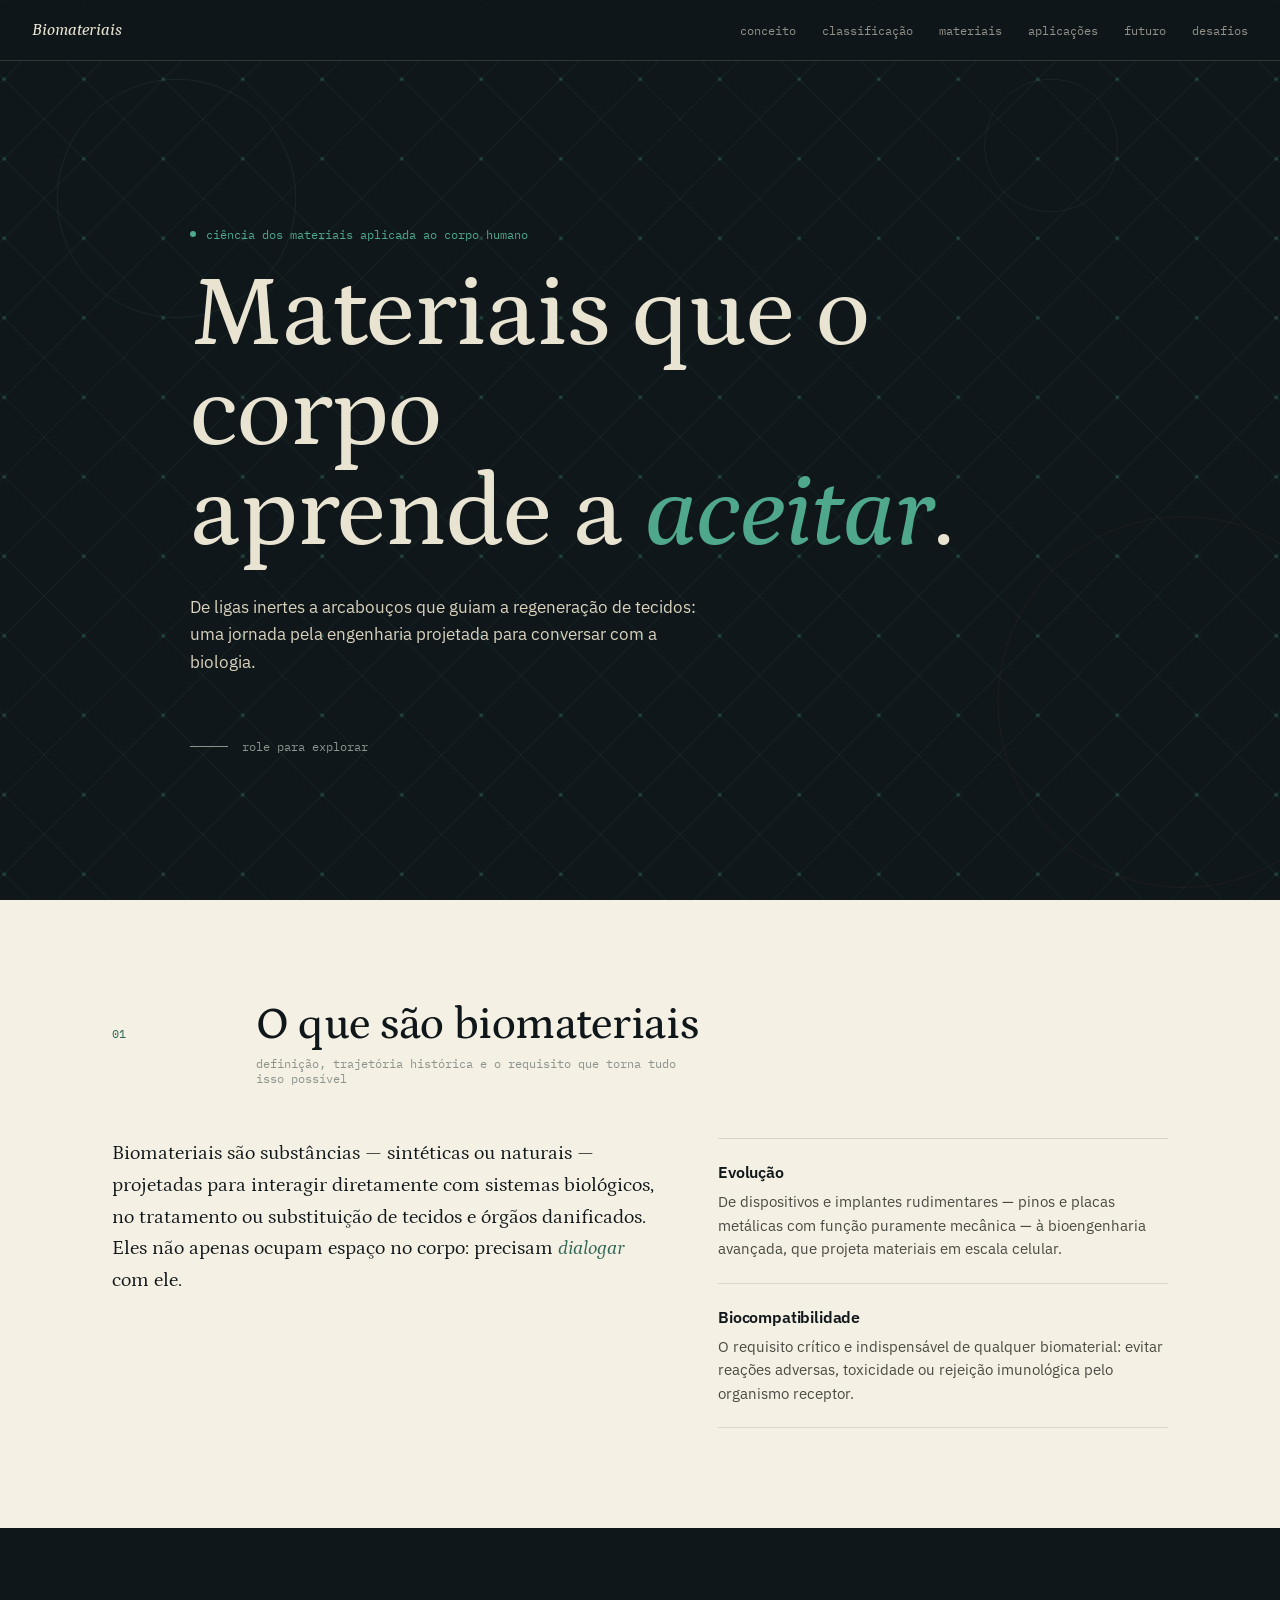
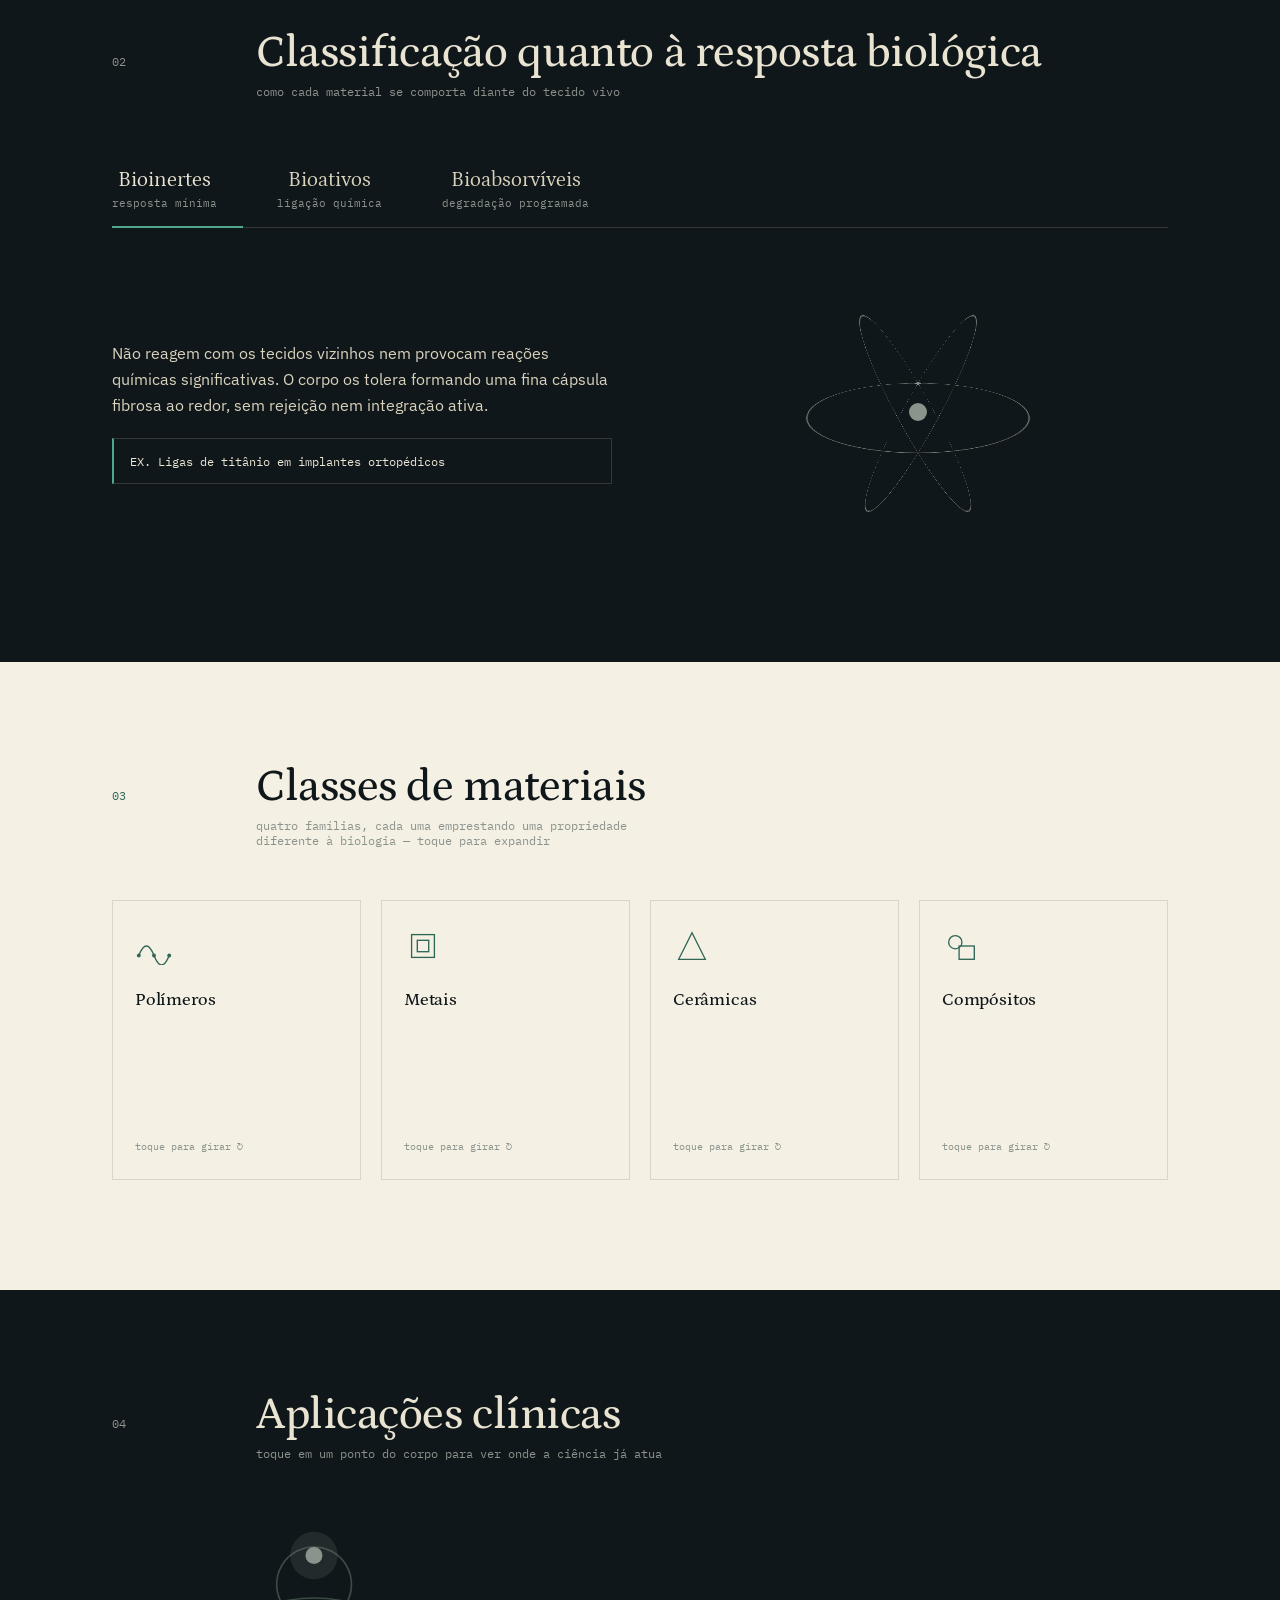
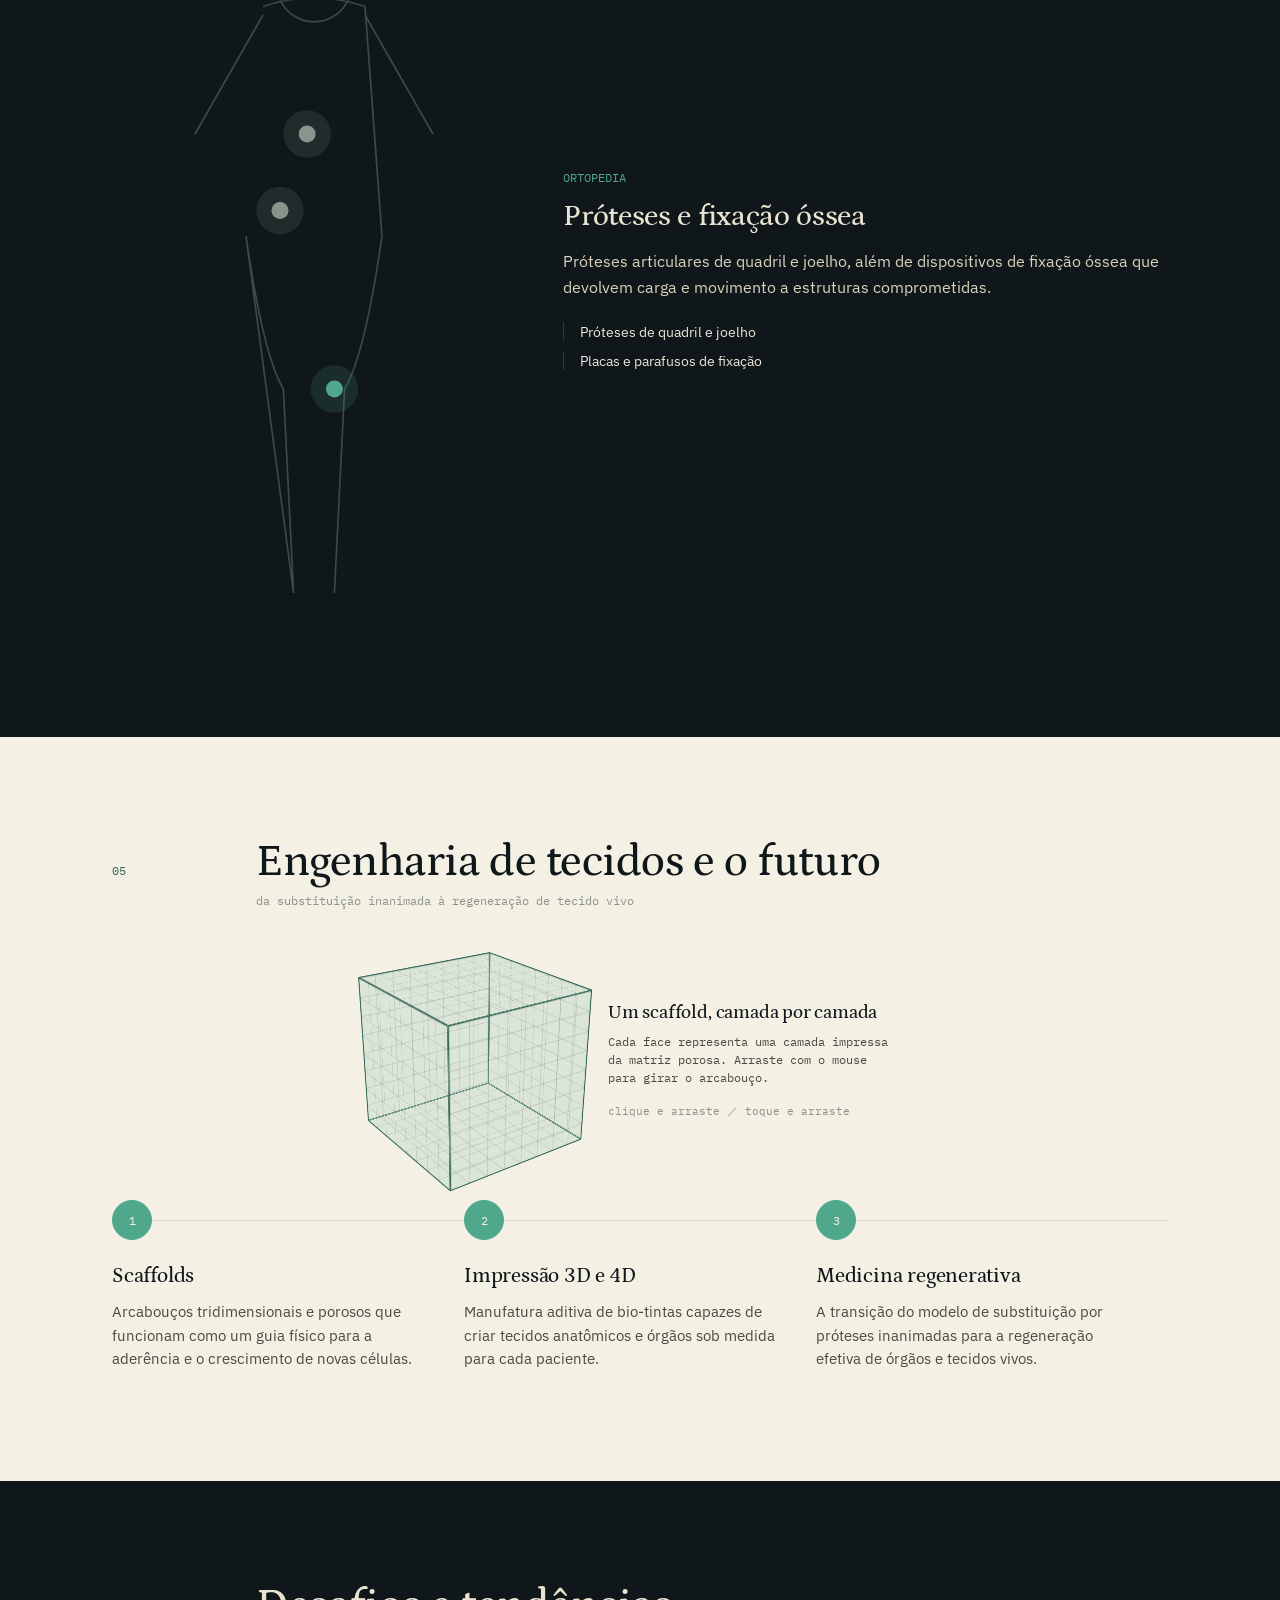
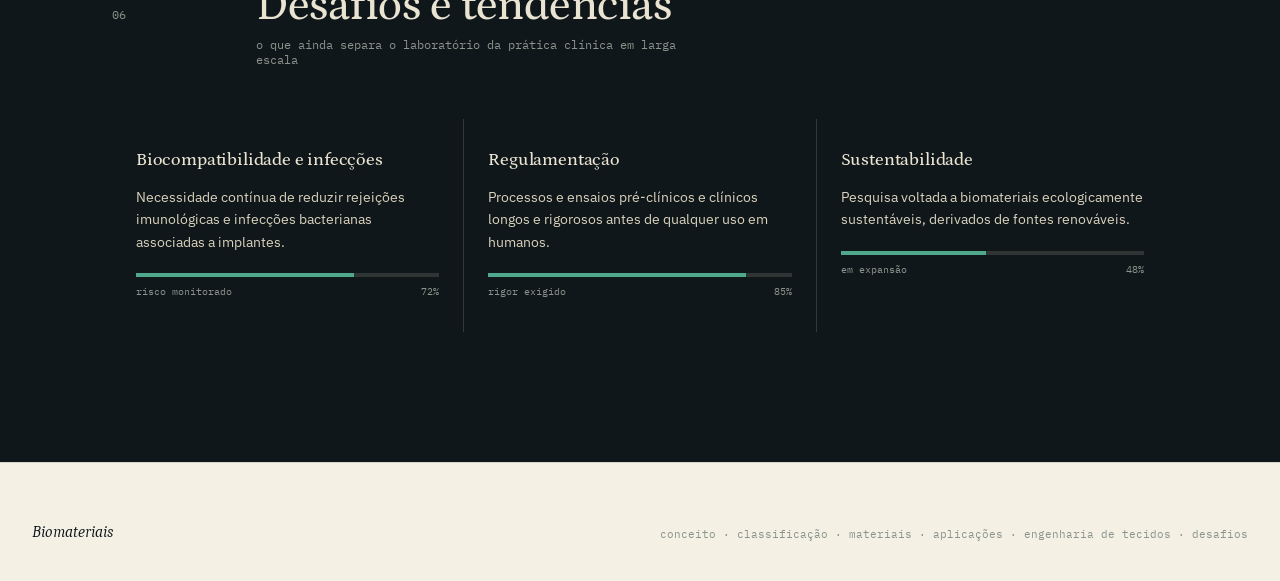
<file: index.html>
<!DOCTYPE html>
<html lang="pt-BR">
<head>
<meta charset="UTF-8">
<meta name="viewport" content="width=device-width, initial-scale=1.0">
<title>Biomateriais — da inércia à regeneração</title>
<link rel="preconnect" href="https://fonts.googleapis.com">
<link rel="preconnect" href="https://fonts.gstatic.com" crossorigin>
<link href="https://fonts.googleapis.com/css2?family=Petrona:ital,wght@0,400;0,500;0,600;1,400&family=IBM+Plex+Sans:wght@400;500;600&family=IBM+Plex+Mono:wght@400;500&display=swap" rel="stylesheet">
<style>
:root{
  --ink:#10171a;
  --ink-soft:#182225;
  --bone:#ece6d6;
  --bone-dim:#d9d2bd;
  --paper:#f4f0e4;
  --tissue:#4fa88c;
  --tissue-dim:#2f6656;
  --vascular:#c15b4a;
  --titanium:#8b938d;
  --line:rgba(236,230,214,0.16);
  --line-dark:rgba(16,23,26,0.12);
  --ink-text:#e9e3d2;
  font-family:'IBM Plex Sans', sans-serif;
}
*{box-sizing:border-box;}
html{scroll-behavior:smooth;}
body{
  margin:0;
  background:var(--paper);
  color:var(--ink);
  -webkit-font-smoothing:antialiased;
  overflow-x:hidden;
}
::selection{background:var(--tissue);color:var(--paper);}
h1,h2,h3{
  font-family:'Petrona', serif;
  font-weight:500;
  margin:0;
  letter-spacing:-0.01em;
}
p{margin:0;line-height:1.6;}
.mono{
  font-family:'IBM Plex Mono', monospace;
  font-size:0.72rem;
  letter-spacing:0.02em;
}
a{color:inherit;}
button{font-family:inherit;cursor:pointer;background:none;border:none;color:inherit;}

/* ===== layout shell ===== */
.wrap{max-width:1120px;margin:0 auto;padding:0 32px;}
section{position:relative;}

/* ===== nav ===== */
nav{
  position:fixed;top:0;left:0;right:0;z-index:100;
  display:flex;align-items:center;justify-content:space-between;
  padding:18px 32px;
  background:rgba(16,23,26,0.86);
  backdrop-filter:blur(10px);
  border-bottom:1px solid var(--line);
  color:var(--ink-text);
  transition:background 0.3s;
}
nav.on-light{
  background:rgba(244,240,228,0.88);
  color:var(--ink);
  border-bottom:1px solid var(--line-dark);
}
.nav-brand{
  font-family:'Petrona', serif;
  font-size:1.05rem;
  font-style:italic;
  font-weight:500;
}
.nav-links{display:flex;gap:26px;list-style:none;margin:0;padding:0;}
.nav-links button{
  font-size:0.78rem;
  font-family:'IBM Plex Mono', monospace;
  opacity:0.6;
  transition:opacity 0.2s;
  padding:4px 0;
  position:relative;
}
.nav-links button:hover,.nav-links button.active{opacity:1;}
.nav-links button.active::after{
  content:'';position:absolute;bottom:-4px;left:0;right:0;height:1px;background:currentColor;
}
.nav-toggle{display:none;}
@media(max-width:820px){
  .nav-links{display:none;}
}

/* ===== hero ===== */
.hero{
  min-height:100vh;
  background:var(--ink);
  color:var(--ink-text);
  display:flex;
  flex-direction:column;
  justify-content:center;
  position:relative;
  overflow:hidden;
  padding-top:80px;
}
.hero-mesh{
  position:absolute;inset:-40px;
  opacity:0.5;
}
.hero-mesh svg{width:calc(100% + 80px);height:calc(100% + 80px);}
#floatCircles circle,#floatCircles2 circle{transition:transform 0.1s linear;}
.hero-content{position:relative;z-index:2;perspective:1000px;}
.hero-content h1,.hero-content .hero-sub{transition:transform 0.15s ease-out;transform-style:preserve-3d;}
.ripple{
  position:fixed;
  width:8px;height:8px;
  border-radius:50%;
  border:1px solid var(--tissue);
  pointer-events:none;
  z-index:9999;
  transform:translate(-50%,-50%) scale(1);
  animation:rippleGrow 0.7s ease-out forwards;
}
@keyframes rippleGrow{
  0%{opacity:0.9;width:8px;height:8px;}
  100%{opacity:0;width:70px;height:70px;}
}
.hero-eyebrow{
  font-family:'IBM Plex Mono', monospace;
  font-size:0.78rem;
  color:var(--tissue);
  margin-bottom:22px;
  display:flex;align-items:center;gap:10px;
}
.hero-eyebrow .dot{width:6px;height:6px;border-radius:50%;background:var(--tissue);animation:pulse 2.4s ease-in-out infinite;}
@keyframes pulse{0%,100%{opacity:1;transform:scale(1);}50%{opacity:0.4;transform:scale(0.7);}}
.hero h1{
  font-size:clamp(3.2rem,8vw,6.4rem);
  line-height:0.98;
  max-width:900px;
}
.hero h1 em{font-style:italic;color:var(--tissue);}
.hero-sub{
  max-width:520px;
  margin-top:28px;
  font-size:1.08rem;
  color:var(--bone-dim);
}
.hero-scroll{
  margin-top:64px;
  display:flex;align-items:center;gap:14px;
  font-family:'IBM Plex Mono', monospace;
  font-size:0.72rem;
  color:var(--titanium);
}
.hero-scroll .line{width:38px;height:1px;background:var(--titanium);}

/* ===== section headers ===== */
.section-head{
  display:grid;
  grid-template-columns:120px 1fr;
  gap:24px;
  padding-top:100px;
  margin-bottom:52px;
  align-items:baseline;
}
.section-num{
  font-family:'IBM Plex Mono', monospace;
  font-size:0.78rem;
  color:var(--tissue-dim);
}
.section-head h2{font-size:clamp(2rem,4vw,2.8rem);}
.section-kicker{
  font-family:'IBM Plex Mono', monospace;
  font-size:0.72rem;
  color:var(--titanium);
  text-transform:none;
  margin-top:6px;
  max-width:60ch;
}
@media(max-width:640px){
  .section-head{grid-template-columns:1fr;gap:8px;}
}

/* ===== CONCEITO section ===== */
.concept-grid{
  display:grid;
  grid-template-columns:1.1fr 0.9fr;
  gap:56px;
  padding-bottom:100px;
  align-items:start;
}
.concept-lede{font-size:1.28rem;line-height:1.55;font-family:'Petrona',serif;}
.concept-cards{display:flex;flex-direction:column;gap:0;}
.concept-card{
  padding:22px 0;
  border-top:1px solid var(--line-dark);
}
.concept-card:last-child{border-bottom:1px solid var(--line-dark);}
.concept-card h3{font-size:1.02rem;font-weight:600;margin-bottom:8px;font-family:'IBM Plex Sans';}
.concept-card p{font-size:0.92rem;color:#4a4a42;}
@media(max-width:820px){.concept-grid{grid-template-columns:1fr;gap:32px;}}

/* ===== CLASSIFICAÇÃO — interactive response selector ===== */
.classify{background:var(--ink);color:var(--ink-text);padding-bottom:110px;}
.classify .section-num,.classify .section-kicker{color:var(--titanium);}
.classify-tabs{
  display:flex;gap:0;
  border-bottom:1px solid var(--line);
  margin-bottom:44px;
  flex-wrap:wrap;
}
.classify-tab{
  padding:16px 26px 16px 0;
  margin-right:34px;
  font-family:'Petrona',serif;
  font-size:1.3rem;
  color:var(--bone-dim);
  border-bottom:2px solid transparent;
  transition:color 0.25s;
  position:relative;
  top:1px;
}
.classify-tab .tag{
  display:block;
  font-family:'IBM Plex Mono',monospace;
  font-size:0.68rem;
  color:var(--titanium);
  margin-top:4px;
}
.classify-tab.active{color:var(--ink-text);border-bottom-color:var(--tissue);}
.classify-body{
  display:grid;
  grid-template-columns:1fr 1fr;
  gap:56px;
  align-items:center;
}
.classify-panel{display:none;grid-column:1/2;animation:fadein 0.4s ease;}
.classify-panel.active{display:block;}
@keyframes fadein{from{opacity:0;transform:translateY(6px);}to{opacity:1;transform:translateY(0);}}
.classify-panel p{color:var(--bone-dim);font-size:1.02rem;margin-bottom:20px;}
.classify-example{
  font-family:'IBM Plex Mono',monospace;
  font-size:0.78rem;
  padding:14px 16px;
  border:1px solid var(--line);
  border-left:2px solid var(--tissue);
  color:var(--bone);
}
.classify-visual{
  grid-column:2/3;
  height:280px;
  position:relative;
  display:flex;align-items:center;justify-content:center;
}
.classify-visual svg{width:100%;height:100%;}
.orbit-stage{
  width:220px;height:220px;
  position:relative;
  transform-style:preserve-3d;
  perspective:600px;
}
.orbit-core{
  position:absolute;top:50%;left:50%;width:18px;height:18px;margin:-9px;
  border-radius:50%;
  background:var(--titanium);
  transition:background 0.5s, box-shadow 0.5s;
  box-shadow:0 0 0 0 transparent;
}
.orbit-ring{
  position:absolute;inset:0;
  border:1px solid var(--titanium);
  border-radius:50%;
  transform-style:preserve-3d;
  transition:border-color 0.5s, opacity 0.5s;
  animation:orbitSpin linear infinite;
}
.ring-1{transform:rotateX(72deg);animation-duration:9s;}
.ring-2{transform:rotateX(72deg) rotateY(60deg);animation-duration:13s;animation-direction:reverse;}
.ring-3{transform:rotateX(72deg) rotateY(120deg);animation-duration:17s;}
@keyframes orbitSpin{from{transform:rotateX(72deg) rotateZ(0deg);}to{transform:rotateX(72deg) rotateZ(360deg);}}
.ring-2{animation-name:orbitSpin2;}
.ring-3{animation-name:orbitSpin3;}
@keyframes orbitSpin2{from{transform:rotateX(72deg) rotateY(60deg) rotateZ(0deg);}to{transform:rotateX(72deg) rotateY(60deg) rotateZ(-360deg);}}
@keyframes orbitSpin3{from{transform:rotateX(72deg) rotateY(120deg) rotateZ(0deg);}to{transform:rotateX(72deg) rotateY(120deg) rotateZ(360deg);}}
.orbit-dot{
  position:absolute;top:-4px;left:50%;width:8px;height:8px;margin-left:-4px;
  border-radius:50%;
  background:var(--titanium);
  transition:background 0.5s;
}
/* bioativo: bonded/glowing */
.classify-visual[data-state="ativo"] .orbit-core{background:var(--tissue);box-shadow:0 0 24px 4px rgba(79,168,140,0.5);}
.classify-visual[data-state="ativo"] .orbit-ring{border-color:var(--tissue);}
.classify-visual[data-state="ativo"] .orbit-dot{background:var(--tissue);}
/* bioabsorvivel: dissolving */
.classify-visual[data-state="absorv"] .orbit-core{background:var(--vascular);}
.classify-visual[data-state="absorv"] .orbit-ring{border-color:var(--vascular);border-style:dashed;opacity:0.55;}
.classify-visual[data-state="absorv"] .orbit-dot{background:var(--vascular);}
.classify-visual[data-state="absorv"] .ring-3{opacity:0.25;}
@media(max-width:820px){
  .classify-body{grid-template-columns:1fr;}
  .classify-panel,.classify-visual{grid-column:1/2;}
  .classify-visual{height:220px;order:-1;}
}

/* ===== MATERIAIS — flip cards 3D ===== */
.materials{padding-bottom:110px;}
.material-grid{
  display:grid;
  grid-template-columns:repeat(4,1fr);
  gap:20px;
}
.material-scene{
  perspective:1400px;
  min-height:280px;
}
.material-card{
  position:relative;
  width:100%;height:280px;
  cursor:pointer;
  transform-style:preserve-3d;
  transition:transform 0.7s cubic-bezier(.25,.9,.3,1.1);
}
.material-scene.flipped .material-card{transform:rotateY(180deg);}
.material-face{
  position:absolute;inset:0;
  backface-visibility:hidden;
  -webkit-backface-visibility:hidden;
  border:1px solid var(--line-dark);
  padding:26px 22px;
  display:flex;flex-direction:column;
  background:var(--paper);
  transition:transform 0.15s ease-out, box-shadow 0.3s;
}
.material-scene:not(.flipped):hover .material-face-front{
  box-shadow:0 18px 34px -18px rgba(16,23,26,0.35);
}
.material-face-back{
  transform:rotateY(180deg);
  background:var(--ink);
  color:var(--ink-text);
  justify-content:center;
}
.material-icon{width:38px;height:38px;margin-bottom:24px;color:var(--tissue-dim);}
.material-card h3{font-size:1.15rem;margin-bottom:auto;padding-bottom:14px;}
.material-flip-hint{
  font-family:'IBM Plex Mono',monospace;
  font-size:0.62rem;
  color:var(--titanium);
  margin-top:auto;
}
.material-detail{
  font-size:0.87rem;
  line-height:1.55;
  opacity:0.9;
}
.material-tag{
  font-family:'IBM Plex Mono',monospace;
  font-size:0.66rem;
  color:var(--tissue);
  margin-bottom:14px;
}
.material-card.active .material-tag{color:var(--tissue);}
@media(max-width:820px){
  .material-grid{grid-template-columns:repeat(2,1fr);}
}
@media(max-width:520px){
  .material-grid{grid-template-columns:1fr;}
}

/* ===== rotating scaffold cube (3D) ===== */
.cube-wrap{
  display:flex;align-items:center;justify-content:center;
  padding:20px 0 60px;
  gap:56px;
  flex-wrap:wrap;
}
.cube-stage{
  width:160px;height:160px;
  perspective:700px;
}
.cube{
  width:100%;height:100%;
  position:relative;
  transform-style:preserve-3d;
  transform:rotateX(-24deg) rotateY(35deg);
  animation:cubeSpin 16s linear infinite;
  cursor:grab;
}
.cube:active{cursor:grabbing;}
.cube-face{
  position:absolute;width:160px;height:160px;
  border:1px solid var(--tissue-dim);
  background:rgba(79,168,140,0.07);
  background-image:
    linear-gradient(var(--line-dark) 1px, transparent 1px),
    linear-gradient(90deg, var(--line-dark) 1px, transparent 1px);
  background-size:20px 20px;
}
.cube-face:nth-child(1){transform:translateZ(80px);}
.cube-face:nth-child(2){transform:rotateY(180deg) translateZ(80px);}
.cube-face:nth-child(3){transform:rotateY(90deg) translateZ(80px);}
.cube-face:nth-child(4){transform:rotateY(-90deg) translateZ(80px);}
.cube-face:nth-child(5){transform:rotateX(90deg) translateZ(80px);}
.cube-face:nth-child(6){transform:rotateX(-90deg) translateZ(80px);}
@keyframes cubeSpin{
  from{transform:rotateX(-24deg) rotateY(35deg);}
  to{transform:rotateX(-24deg) rotateY(395deg);}
}
.cube-caption{max-width:280px;}
.cube-caption .section-kicker{margin-top:10px;}
.cube-caption h3{font-size:1.2rem;margin-bottom:10px;}
.cube-hint{
  font-family:'IBM Plex Mono',monospace;font-size:0.66rem;
  color:var(--titanium);margin-top:16px;
}

/* ===== APLICAÇÕES — body hotspot diagram ===== */
.applications{background:var(--ink);color:var(--ink-text);padding-bottom:110px;}
.applications .section-num,.applications .section-kicker{color:var(--titanium);}
.app-grid{
  display:grid;
  grid-template-columns:0.8fr 1.2fr;
  gap:48px;
  align-items:center;
}
.body-diagram{position:relative;perspective:900px;}
.body-diagram svg{width:100%;max-width:340px;display:block;margin:0 auto;transition:transform 0.15s ease-out;transform-style:preserve-3d;}
.hotspot{cursor:pointer;}
.hotspot circle{fill:var(--titanium);transition:fill 0.25s, r 0.25s;}
.hotspot.active circle{fill:var(--tissue);}
.hotspot:hover circle{fill:var(--vascular);}
.hotspot.pulse circle:last-child{animation:hotspotPulse 0.5s ease;}
@keyframes hotspotPulse{0%{r:5;}50%{r:11;}100%{r:5;}}
.app-detail-title{
  font-family:'IBM Plex Mono',monospace;
  font-size:0.72rem;
  color:var(--tissue);
  margin-bottom:14px;
}
.app-detail h3{font-size:1.9rem;margin-bottom:16px;}
.app-detail p{color:var(--bone-dim);font-size:1rem;margin-bottom:22px;}
.app-list{list-style:none;margin:0;padding:0;display:flex;flex-direction:column;gap:10px;}
.app-list li{
  font-size:0.9rem;
  padding-left:16px;
  border-left:1px solid var(--line);
  color:var(--bone);
}
@media(max-width:820px){
  .app-grid{grid-template-columns:1fr;}
}

/* ===== ENGENHARIA DE TECIDOS — timeline ===== */
.future{padding-bottom:110px;}
.future-steps{
  display:grid;
  grid-template-columns:repeat(3,1fr);
  gap:0;
  position:relative;
}
.future-steps::before{
  content:'';
  position:absolute;top:20px;left:0;right:0;height:1px;
  background:var(--line-dark);
}
.future-step{padding-right:32px;position:relative;}
.future-step .fnum{
  width:40px;height:40px;border-radius:50%;
  background:var(--paper);
  border:1px solid var(--line-dark);
  display:flex;align-items:center;justify-content:center;
  font-family:'IBM Plex Mono',monospace;font-size:0.78rem;
  margin-bottom:24px;position:relative;z-index:2;
  transition:background 0.3s, color 0.3s, border-color 0.3s;
}
.future-step.in-view .fnum{background:var(--tissue);color:var(--paper);border-color:var(--tissue);}
.future-step h3{font-size:1.3rem;margin-bottom:12px;}
.future-step p{font-size:0.92rem;color:#4a4a42;}
@media(max-width:820px){
  .future-steps{grid-template-columns:1fr;gap:44px;}
  .future-steps::before{display:none;}
}

/* ===== DESAFIOS — gauge cards ===== */
.challenges{background:var(--ink);color:var(--ink-text);padding-bottom:130px;}
.challenges .section-num,.challenges .section-kicker{color:var(--titanium);}
.challenge-grid{display:grid;grid-template-columns:repeat(3,1fr);gap:1px;background:var(--line);perspective:1000px;}
.challenge-card{background:var(--ink);padding:30px 24px 34px;transition:transform 0.15s ease-out, background 0.25s;transform-style:preserve-3d;}
.challenge-card:hover{background:var(--ink-soft);}
.challenge-card h3{font-size:1.1rem;margin-bottom:14px;line-height:1.3;}
.challenge-card p{font-size:0.88rem;color:var(--bone-dim);margin-bottom:20px;}
.gauge{height:4px;background:rgba(236,230,214,0.14);position:relative;overflow:hidden;}
.gauge-fill{height:100%;background:var(--tissue);width:0%;transition:width 1.2s cubic-bezier(.2,.8,.2,1);}
.gauge-label{
  display:flex;justify-content:space-between;
  font-family:'IBM Plex Mono',monospace;font-size:0.62rem;color:var(--titanium);margin-top:8px;
}
@media(max-width:820px){.challenge-grid{grid-template-columns:1fr;}}

/* ===== footer ===== */
footer{
  padding:60px 32px 40px;
  display:flex;justify-content:space-between;align-items:flex-end;
  font-family:'IBM Plex Mono',monospace;
  font-size:0.7rem;
  color:var(--titanium);
  border-top:1px solid var(--line-dark);
  flex-wrap:wrap;gap:20px;
}
footer .fmark{font-family:'Petrona',serif;font-style:italic;font-size:1rem;color:var(--ink);}

@media (prefers-reduced-motion: reduce){
  *{animation-duration:0.001ms !important; transition-duration:0.001ms !important;}
  html{scroll-behavior:auto;}
}
</style>
</head>
<body>

<nav id="mainNav">
  <div class="nav-brand">Biomateriais</div>
  <ul class="nav-links">
    <li><button data-target="#conceito" class="navlink">conceito</button></li>
    <li><button data-target="#classificacao" class="navlink">classificação</button></li>
    <li><button data-target="#materiais" class="navlink">materiais</button></li>
    <li><button data-target="#aplicacoes" class="navlink">aplicações</button></li>
    <li><button data-target="#futuro" class="navlink">futuro</button></li>
    <li><button data-target="#desafios" class="navlink">desafios</button></li>
  </ul>
</nav>

<!-- ========== HERO ========== -->
<header class="hero">
  <div class="hero-mesh">
    <svg viewBox="0 0 1200 800" preserveAspectRatio="xMidYMid slice" aria-hidden="true">
      <defs>
        <pattern id="scaffoldPattern" width="60" height="60" patternUnits="userSpaceOnUse">
          <path d="M0 0 L60 60 M60 0 L0 60" stroke="#2f6656" stroke-width="0.6" opacity="0.5"/>
          <circle cx="30" cy="30" r="1.4" fill="#4fa88c" opacity="0.6"/>
        </pattern>
      </defs>
      <rect width="1200" height="800" fill="url(#scaffoldPattern)"/>
      <g id="floatCircles">
        <circle cx="220" cy="180" r="90" fill="none" stroke="#4fa88c" stroke-width="0.5" opacity="0.35"/>
        <circle cx="980" cy="560" r="140" fill="none" stroke="#c15b4a" stroke-width="0.5" opacity="0.25"/>
        <circle cx="880" cy="140" r="50" fill="none" stroke="#8b938d" stroke-width="0.5" opacity="0.3"/>
      </g>
    </svg>
  </div>
  <div class="wrap hero-content">
    <div class="hero-eyebrow"><span class="dot"></span>ciência dos materiais aplicada ao corpo humano</div>
    <h1>Materiais que o corpo<br>aprende a <em>aceitar</em>.</h1>
    <p class="hero-sub">De ligas inertes a arcabouços que guiam a regeneração de tecidos: uma jornada pela engenharia projetada para conversar com a biologia.</p>
    <div class="hero-scroll"><span class="line"></span> role para explorar</div>
  </div>
</header>

<!-- ========== CONCEITO ========== -->
<section id="conceito" class="wrap">
  <div class="section-head">
    <div class="section-num">01</div>
    <div>
      <h2>O que são biomateriais</h2>
      <div class="section-kicker">definição, trajetória histórica e o requisito que torna tudo isso possível</div>
    </div>
  </div>
  <div class="concept-grid">
    <p class="concept-lede">Biomateriais são substâncias — sintéticas ou naturais — projetadas para interagir diretamente com sistemas biológicos, no tratamento ou substituição de tecidos e órgãos danificados. Eles não apenas ocupam espaço no corpo: precisam <em style="font-style:italic;color:var(--tissue-dim)">dialogar</em> com ele.</p>
    <div class="concept-cards">
      <div class="concept-card">
        <h3>Evolução</h3>
        <p>De dispositivos e implantes rudimentares — pinos e placas metálicas com função puramente mecânica — à bioengenharia avançada, que projeta materiais em escala celular.</p>
      </div>
      <div class="concept-card">
        <h3>Biocompatibilidade</h3>
        <p>O requisito crítico e indispensável de qualquer biomaterial: evitar reações adversas, toxicidade ou rejeição imunológica pelo organismo receptor.</p>
      </div>
    </div>
  </div>
</section>

<!-- ========== CLASSIFICAÇÃO ========== -->
<section id="classificacao" class="classify">
  <div class="wrap">
    <div class="section-head">
      <div class="section-num">02</div>
      <div>
        <h2>Classificação quanto à resposta biológica</h2>
        <div class="section-kicker">como cada material se comporta diante do tecido vivo</div>
      </div>
    </div>

    <div class="classify-tabs">
      <button class="classify-tab active" data-panel="p-inerte">Bioinertes<span class="tag">resposta mínima</span></button>
      <button class="classify-tab" data-panel="p-ativo">Bioativos<span class="tag">ligação química</span></button>
      <button class="classify-tab" data-panel="p-absorv">Bioabsorvíveis<span class="tag">degradação programada</span></button>
    </div>

    <div class="classify-body">
      <div class="classify-panel active" id="p-inerte">
        <p>Não reagem com os tecidos vizinhos nem provocam reações químicas significativas. O corpo os tolera formando uma fina cápsula fibrosa ao redor, sem rejeição nem integração ativa.</p>
        <div class="classify-example">EX. Ligas de titânio em implantes ortopédicos</div>
      </div>
      <div class="classify-panel" id="p-ativo">
        <p>Estabelecem ligações químicas diretas com o tecido vivo, promovendo a formação de uma interface real entre material e osso — sem cápsula intermediária.</p>
        <div class="classify-example">EX. Biovidros e hidroxiapatita</div>
      </div>
      <div class="classify-panel" id="p-absorv">
        <p>Degradam-se de forma programada e são reabsorvidos com segurança pelo organismo, na exata medida em que o tecido novo se regenera ao redor.</p>
        <div class="classify-example">EX. Fios de sutura em PLGA</div>
      </div>

      <div class="classify-visual" id="classifyVisual" data-state="inerte">
        <div class="orbit-stage">
          <div class="orbit-core"></div>
          <div class="orbit-ring ring-1"><div class="orbit-dot"></div></div>
          <div class="orbit-ring ring-2"><div class="orbit-dot"></div></div>
          <div class="orbit-ring ring-3"><div class="orbit-dot"></div></div>
        </div>
      </div>
    </div>
  </div>
</section>

<!-- ========== MATERIAIS ========== -->
<section id="materiais" class="materials wrap">
  <div class="section-head">
    <div class="section-num">03</div>
    <div>
      <h2>Classes de materiais</h2>
      <div class="section-kicker">quatro famílias, cada uma emprestando uma propriedade diferente à biologia — toque para expandir</div>
    </div>
  </div>

  <div class="material-grid" id="materialGrid">
    <div class="material-scene" data-material="polimeros">
      <div class="material-card">
        <div class="material-face material-face-front">
          <svg class="material-icon" viewBox="0 0 40 40" fill="none"><path d="M4 30 Q12 10 20 30 T36 30" stroke="currentColor" stroke-width="1.4"/><circle cx="4" cy="30" r="2" fill="currentColor"/><circle cx="20" cy="30" r="2" fill="currentColor"/><circle cx="36" cy="30" r="2" fill="currentColor"/></svg>
          <h3>Polímeros</h3>
          <div class="material-flip-hint">toque para girar ↻</div>
        </div>
        <div class="material-face material-face-back">
          <div class="material-tag">flexível / moldável</div>
          <div class="material-detail">Cadeias longas e maleáveis que se ajustam a superfícies irregulares. Aplicados em lentes de contato, hidrogéis e pele artificial — onde a flexibilidade importa mais que a rigidez.</div>
        </div>
      </div>
    </div>
    <div class="material-scene" data-material="metais">
      <div class="material-card">
        <div class="material-face material-face-front">
          <svg class="material-icon" viewBox="0 0 40 40" fill="none"><rect x="8" y="8" width="24" height="24" stroke="currentColor" stroke-width="1.4"/><rect x="14" y="14" width="12" height="12" stroke="currentColor" stroke-width="1.4"/></svg>
          <h3>Metais</h3>
          <div class="material-flip-hint">toque para girar ↻</div>
        </div>
        <div class="material-face material-face-back">
          <div class="material-tag">alta resistência mecânica</div>
          <div class="material-detail">Suportam cargas repetidas sem fadiga. Base de pinos, placas e parafusos ortopédicos, onde a estrutura precisa segurar o corpo em movimento.</div>
        </div>
      </div>
    </div>
    <div class="material-scene" data-material="ceramicas">
      <div class="material-card">
        <div class="material-face material-face-front">
          <svg class="material-icon" viewBox="0 0 40 40" fill="none"><path d="M20 6 L34 34 L6 34 Z" stroke="currentColor" stroke-width="1.4"/></svg>
          <h3>Cerâmicas</h3>
          <div class="material-flip-hint">toque para girar ↻</div>
        </div>
        <div class="material-face material-face-back">
          <div class="material-tag">resistência à compressão</div>
          <div class="material-detail">Duras e estáveis sob carga de compressão, com afinidade química por tecidos duros. Usadas em odontologia e enxertos ósseos.</div>
        </div>
      </div>
    </div>
    <div class="material-scene" data-material="compositos">
      <div class="material-card">
        <div class="material-face material-face-front">
          <svg class="material-icon" viewBox="0 0 40 40" fill="none"><circle cx="14" cy="16" r="7" stroke="currentColor" stroke-width="1.4"/><rect x="18" y="20" width="16" height="14" stroke="currentColor" stroke-width="1.4"/></svg>
          <h3>Compósitos</h3>
          <div class="material-flip-hint">toque para girar ↻</div>
        </div>
        <div class="material-face material-face-back">
          <div class="material-tag">propriedades combinadas</div>
          <div class="material-detail">Unem duas ou mais classes para mimetizar com precisão a estrutura e a rigidez dos ossos naturais — o melhor de cada mundo, numa única peça.</div>
        </div>
      </div>
    </div>
  </div>
</section>

<!-- ========== APLICAÇÕES ========== -->
<section id="aplicacoes" class="applications">
  <div class="wrap">
    <div class="section-head">
      <div class="section-num">04</div>
      <div>
        <h2>Aplicações clínicas</h2>
        <div class="section-kicker">toque em um ponto do corpo para ver onde a ciência já atua</div>
      </div>
    </div>

    <div class="app-grid">
      <div class="body-diagram">
        <svg viewBox="0 0 200 420" aria-hidden="true">
          <path d="M100 20 a22 22 0 1 0 0.1 0 Z" fill="none" stroke="#3a4a45" stroke-width="1"/>
          <path d="M70 55 Q100 45 130 55 L140 190 Q130 260 118 280 L112 400 M88 400 L82 280 Q70 260 60 190 Z" fill="none" stroke="#3a4a45" stroke-width="1"/>
          <path d="M70 60 L30 130 M130 60 L170 130" fill="none" stroke="#3a4a45" stroke-width="1"/>

          <g class="hotspot" data-app="app-ortho" transform="translate(112,280)">
            <circle r="14" opacity="0.15"/>
            <circle r="5"/>
          </g>
          <g class="hotspot" data-app="app-cardio" transform="translate(96,130)">
            <circle r="14" opacity="0.15"/>
            <circle r="5"/>
          </g>
          <g class="hotspot" data-app="app-dental" transform="translate(100,25)">
            <circle r="14" opacity="0.15"/>
            <circle r="5"/>
          </g>
          <g class="hotspot" data-app="app-drug" transform="translate(80,175)">
            <circle r="14" opacity="0.15"/>
            <circle r="5"/>
          </g>
        </svg>
      </div>

      <div class="app-detail">
        <div class="app-detail-title" id="appTag">ORTOPEDIA</div>
        <h3 id="appTitle">Próteses e fixação óssea</h3>
        <p id="appDesc">Próteses articulares de quadril e joelho, além de dispositivos de fixação óssea que devolvem carga e movimento a estruturas comprometidas.</p>
        <ul class="app-list" id="appList">
          <li>Próteses de quadril e joelho</li>
          <li>Placas e parafusos de fixação</li>
        </ul>
      </div>
    </div>
  </div>
</section>

<!-- ========== FUTURO ========== -->
<section id="futuro" class="future wrap">
  <div class="section-head">
    <div class="section-num">05</div>
    <div>
      <h2>Engenharia de tecidos e o futuro</h2>
      <div class="section-kicker">da substituição inanimada à regeneração de tecido vivo</div>
    </div>
  </div>

  <div class="cube-wrap">
    <div class="cube-stage" id="cubeStage">
      <div class="cube" id="scaffoldCube">
        <div class="cube-face"></div>
        <div class="cube-face"></div>
        <div class="cube-face"></div>
        <div class="cube-face"></div>
        <div class="cube-face"></div>
        <div class="cube-face"></div>
      </div>
    </div>
    <div class="cube-caption">
      <h3>Um scaffold, camada por camada</h3>
      <p class="section-kicker" style="color:#4a4a42;">Cada face representa uma camada impressa da matriz porosa. Arraste com o mouse para girar o arcabouço.</p>
      <div class="cube-hint">clique e arraste ／ toque e arraste</div>
    </div>
  </div>

  <div class="future-steps">
    <div class="future-step">
      <div class="fnum">1</div>
      <h3>Scaffolds</h3>
      <p>Arcabouços tridimensionais e porosos que funcionam como um guia físico para a aderência e o crescimento de novas células.</p>
    </div>
    <div class="future-step">
      <div class="fnum">2</div>
      <h3>Impressão 3D e 4D</h3>
      <p>Manufatura aditiva de bio-tintas capazes de criar tecidos anatômicos e órgãos sob medida para cada paciente.</p>
    </div>
    <div class="future-step">
      <div class="fnum">3</div>
      <h3>Medicina regenerativa</h3>
      <p>A transição do modelo de substituição por próteses inanimadas para a regeneração efetiva de órgãos e tecidos vivos.</p>
    </div>
  </div>
</section>

<!-- ========== DESAFIOS ========== -->
<section id="desafios" class="challenges">
  <div class="wrap">
    <div class="section-head">
      <div class="section-num">06</div>
      <div>
        <h2>Desafios e tendências</h2>
        <div class="section-kicker">o que ainda separa o laboratório da prática clínica em larga escala</div>
      </div>
    </div>

    <div class="challenge-grid">
      <div class="challenge-card">
        <h3>Biocompatibilidade e infecções</h3>
        <p>Necessidade contínua de reduzir rejeições imunológicas e infecções bacterianas associadas a implantes.</p>
        <div class="gauge"><div class="gauge-fill" data-fill="72"></div></div>
        <div class="gauge-label"><span>risco monitorado</span><span>72%</span></div>
      </div>
      <div class="challenge-card">
        <h3>Regulamentação</h3>
        <p>Processos e ensaios pré-clínicos e clínicos longos e rigorosos antes de qualquer uso em humanos.</p>
        <div class="gauge"><div class="gauge-fill" data-fill="85"></div></div>
        <div class="gauge-label"><span>rigor exigido</span><span>85%</span></div>
      </div>
      <div class="challenge-card">
        <h3>Sustentabilidade</h3>
        <p>Pesquisa voltada a biomateriais ecologicamente sustentáveis, derivados de fontes renováveis.</p>
        <div class="gauge"><div class="gauge-fill" data-fill="48"></div></div>
        <div class="gauge-label"><span>em expansão</span><span>48%</span></div>
      </div>
    </div>
  </div>
</section>

<footer>
  <div class="fmark">Biomateriais</div>
  <div>conceito · classificação · materiais · aplicações · engenharia de tecidos · desafios</div>
</footer>

<script>
// ---- global click ripple ----
document.addEventListener('click', (e)=>{
  const r = document.createElement('div');
  r.className = 'ripple';
  r.style.left = e.clientX + 'px';
  r.style.top = e.clientY + 'px';
  document.body.appendChild(r);
  setTimeout(()=>r.remove(), 700);
});

// ---- hero mouse parallax (3D depth) ----
const heroEl = document.querySelector('.hero');
const floatCircles = document.getElementById('floatCircles');
const heroTitle = document.querySelector('.hero-content h1');
const heroSub = document.querySelector('.hero-content .hero-sub');
if(heroEl && window.matchMedia('(prefers-reduced-motion: no-preference)').matches){
  heroEl.addEventListener('mousemove', (e)=>{
    const rect = heroEl.getBoundingClientRect();
    const px = (e.clientX - rect.left) / rect.width - 0.5;
    const py = (e.clientY - rect.top) / rect.height - 0.5;
    if(floatCircles) floatCircles.setAttribute('transform', `translate(${px*30},${py*20})`);
    if(heroTitle) heroTitle.style.transform = `translate3d(${px*-10}px, ${py*-6}px, 0)`;
    if(heroSub) heroSub.style.transform = `translate3d(${px*-5}px, ${py*-3}px, 0)`;
  });
  heroEl.addEventListener('mouseleave', ()=>{
    if(floatCircles) floatCircles.setAttribute('transform','translate(0,0)');
    if(heroTitle) heroTitle.style.transform = 'translate3d(0,0,0)';
    if(heroSub) heroSub.style.transform = 'translate3d(0,0,0)';
  });
}

// ---- nav scroll-spy + smooth scroll ----
const navLinks = document.querySelectorAll('.navlink');
const sections = document.querySelectorAll('section[id], header[class*=hero]');
const mainNav = document.getElementById('mainNav');

navLinks.forEach(btn=>{
  btn.addEventListener('click',()=>{
    const target = document.querySelector(btn.dataset.target);
    if(target) target.scrollIntoView({behavior:'smooth', block:'start'});
  });
});

const lightSections = new Set(['conceito','materiais','futuro']);

function onScroll(){
  let current = '';
  sections.forEach(sec=>{
    const rect = sec.getBoundingClientRect();
    if(rect.top <= 120 && rect.bottom > 120){
      current = sec.id;
    }
  });
  navLinks.forEach(l=>l.classList.toggle('active', l.dataset.target === '#'+current));
  mainNav.classList.toggle('on-light', lightSections.has(current));
}
document.addEventListener('scroll', onScroll, {passive:true});
onScroll();

// ---- classification tabs (+ 3D orbit visual) ----
const stateMap = {'p-inerte':'inerte','p-ativo':'ativo','p-absorv':'absorv'};
const classifyVisual = document.getElementById('classifyVisual');
document.querySelectorAll('.classify-tab').forEach(tab=>{
  tab.addEventListener('click',()=>{
    document.querySelectorAll('.classify-tab').forEach(t=>t.classList.remove('active'));
    document.querySelectorAll('.classify-panel').forEach(p=>p.classList.remove('active'));
    tab.classList.add('active');
    document.getElementById(tab.dataset.panel).classList.add('active');
    if(classifyVisual) classifyVisual.dataset.state = stateMap[tab.dataset.panel];
  });
});
// clicking the orbit gives it a little kick — the dot rings speed up briefly
if(classifyVisual){
  classifyVisual.addEventListener('click',()=>{
    const stage = classifyVisual.querySelector('.orbit-stage');
    stage.style.transition = 'transform 0.5s ease';
    stage.style.transform = 'scale(1.12)';
    setTimeout(()=>{ stage.style.transform = 'scale(1)'; }, 400);
  });
}

// ---- material cards: 3D flip on click ----
document.querySelectorAll('.material-scene').forEach(scene=>{
  scene.addEventListener('click',()=>{
    scene.classList.toggle('flipped');
  });
  // subtle 3D tilt on hover (front face)
  const front = scene.querySelector('.material-face-front');
  scene.addEventListener('mousemove',(e)=>{
    if(scene.classList.contains('flipped')) return;
    const rect = scene.getBoundingClientRect();
    const px = (e.clientX - rect.left) / rect.width - 0.5;
    const py = (e.clientY - rect.top) / rect.height - 0.5;
    front.style.transform = `rotateY(${px*10}deg) rotateX(${py*-10}deg)`;
  });
  scene.addEventListener('mouseleave',()=>{
    front.style.transform = 'rotateY(0) rotateX(0)';
  });
});

// ---- scaffold cube: drag to rotate ----
(function(){
  const cube = document.getElementById('scaffoldCube');
  if(!cube) return;
  let dragging = false, lastX = 0, lastY = 0, rotX = -24, rotY = 35;
  const setTransform = ()=>{ cube.style.transform = `rotateX(${rotX}deg) rotateY(${rotY}deg)`; };
  const startDrag = (x,y)=>{ dragging = true; lastX = x; lastY = y; cube.style.animation = 'none'; };
  const moveDrag = (x,y)=>{
    if(!dragging) return;
    rotY += (x - lastX) * 0.5;
    rotX -= (y - lastY) * 0.5;
    lastX = x; lastY = y;
    setTransform();
  };
  const endDrag = ()=>{ dragging = false; };
  cube.addEventListener('mousedown', e=>startDrag(e.clientX,e.clientY));
  window.addEventListener('mousemove', e=>moveDrag(e.clientX,e.clientY));
  window.addEventListener('mouseup', endDrag);
  cube.addEventListener('touchstart', e=>{const t=e.touches[0]; startDrag(t.clientX,t.clientY);},{passive:true});
  window.addEventListener('touchmove', e=>{const t=e.touches[0]; moveDrag(t.clientX,t.clientY);},{passive:true});
  window.addEventListener('touchend', endDrag);
})();

// ---- body hotspots ----
const appData = {
  'app-ortho': {tag:'ORTOPEDIA', title:'Próteses e fixação óssea', desc:'Próteses articulares de quadril e joelho, além de dispositivos de fixação óssea que devolvem carga e movimento a estruturas comprometidas.', list:['Próteses de quadril e joelho','Placas e parafusos de fixação']},
  'app-cardio': {tag:'CARDIOLOGIA', title:'Válvulas, stents e marca-passos', desc:'Dispositivos que restauram o ritmo e o fluxo sanguíneo — de válvulas artificiais a stents que mantêm vasos abertos.', list:['Válvulas cardíacas artificiais','Stents vasculares','Marca-passos']},
  'app-dental': {tag:'ODONTOLOGIA', title:'Implantes e restaurações', desc:'Implantes osseointegráveis, coroas cerâmicas e cimentos restauradores que devolvem função e estética ao sorriso.', list:['Implantes osseointegráveis','Coroas cerâmicas','Cimentos restauradores']},
  'app-drug': {tag:'DRUG DELIVERY', title:'Sistemas de liberação', desc:'Cápsulas e matrizes poliméricas que liberam medicamentos de forma gradual e direcionada ao alvo terapêutico.', list:['Cápsulas de liberação controlada','Matrizes poliméricas direcionadas']}
};
document.querySelectorAll('.hotspot').forEach(h=>{
  h.addEventListener('click',()=>{
    document.querySelectorAll('.hotspot').forEach(x=>x.classList.remove('active'));
    h.classList.add('active');
    h.classList.remove('pulse');
    void h.offsetWidth;
    h.classList.add('pulse');
    const d = appData[h.dataset.app];
    document.getElementById('appTag').textContent = d.tag;
    document.getElementById('appTitle').textContent = d.title;
    document.getElementById('appDesc').textContent = d.desc;
    document.getElementById('appList').innerHTML = d.list.map(li=>`<li>${li}</li>`).join('');
  });
});
document.querySelector('.hotspot[data-app="app-ortho"]').classList.add('active');

// ---- body diagram 3D tilt on mouse ----
const bodyDiagram = document.querySelector('.body-diagram');
const bodySvg = bodyDiagram ? bodyDiagram.querySelector('svg') : null;
if(bodyDiagram && bodySvg){
  bodyDiagram.addEventListener('mousemove',(e)=>{
    const rect = bodyDiagram.getBoundingClientRect();
    const px = (e.clientX - rect.left) / rect.width - 0.5;
    const py = (e.clientY - rect.top) / rect.height - 0.5;
    bodySvg.style.transform = `rotateY(${px*16}deg) rotateX(${py*-16}deg)`;
  });
  bodyDiagram.addEventListener('mouseleave',()=>{ bodySvg.style.transform = 'rotateY(0) rotateX(0)'; });
}

// ---- future steps in-view ----
const futureObserver = new IntersectionObserver(entries=>{
  entries.forEach(e=>{ if(e.isIntersecting) e.target.classList.add('in-view'); });
},{threshold:0.5});
document.querySelectorAll('.future-step').forEach(s=>futureObserver.observe(s));

// ---- gauge fill on view ----
const gaugeObserver = new IntersectionObserver(entries=>{
  entries.forEach(e=>{
    if(e.isIntersecting){
      const fill = e.target;
      fill.style.width = fill.dataset.fill + '%';
      gaugeObserver.unobserve(fill);
    }
  });
},{threshold:0.4});
document.querySelectorAll('.gauge-fill').forEach(g=>gaugeObserver.observe(g));

// ---- subtle 3D tilt on challenge cards ----
document.querySelectorAll('.challenge-card').forEach(card=>{
  card.addEventListener('mousemove',(e)=>{
    const rect = card.getBoundingClientRect();
    const px = (e.clientX - rect.left) / rect.width - 0.5;
    const py = (e.clientY - rect.top) / rect.height - 0.5;
    card.style.transform = `rotateY(${px*6}deg) rotateX(${py*-6}deg) translateZ(4px)`;
  });
  card.addEventListener('mouseleave',()=>{ card.style.transform = 'rotateY(0) rotateX(0) translateZ(0)'; });
});
</script>
</body>
</html>
</file>
